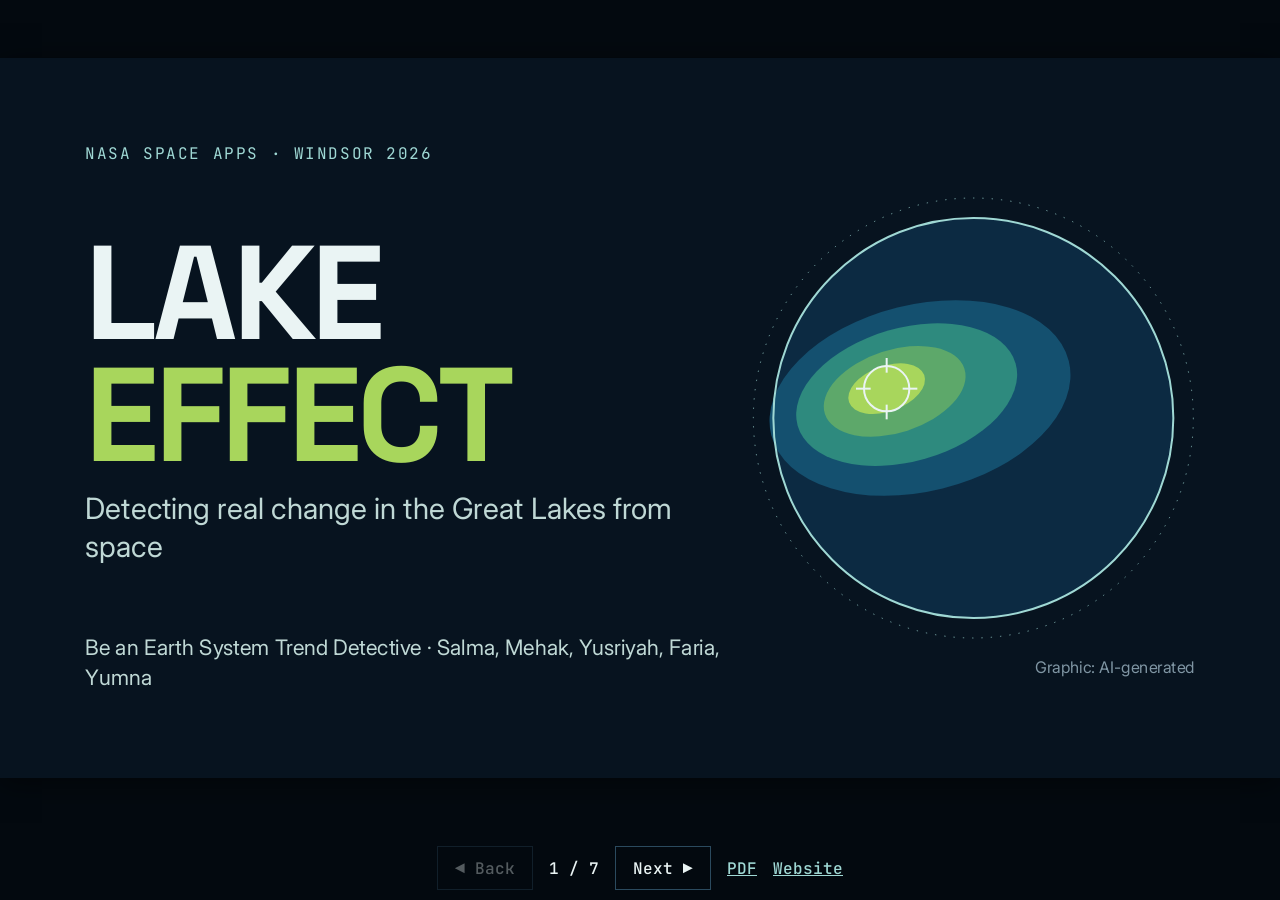
<file: web/deck/index.html>
<!doctype html>
<html lang="en">
<head>
<meta charset="utf-8">
<meta name="viewport" content="width=device-width, initial-scale=1">
<title>Lake Effect · Pitch deck</title>
<meta name="description" content="Lake Effect: 7-slide pitch deck for NASA Space Apps Challenge 2026 (Windsor), Be an Earth System Trend Detective.">
<meta name="generator" content="AI-assisted (Claude), reviewed by team Lake Effect">
<link rel="preconnect" href="https://fonts.googleapis.com">
<link rel="stylesheet" href="https://fonts.googleapis.com/css2?family=Space+Grotesk:wght@500;700&family=Inter:wght@400;600&family=JetBrains+Mono:wght@500&display=swap">
<style>
:root {
  --navy: #07131F;
  --card: #0C1E2D;
  --line: #2B4A5E;
  --ink: #EAF4F4;
  --soft: #BFD8D5;
  --teal: #9FD8D4;
  --lime: #A8D65C;
  --paper: #F3F7F5;
  --deep: #0B2A3C;
  --body-dark: #3E5463;
  --ochre: #B45309;
}

body { font-family: 'Inter', Arial, sans-serif; }

section { padding: 128px; box-sizing: border-box; display: flex; flex-direction: column; gap: 40px; counter-increment: page; }
section.dark { background: var(--navy); color: var(--ink); }
section.light { background: var(--paper); color: var(--deep); }
section.footed { padding: 128px 128px 160px; }

.kicker { font-family: 'JetBrains Mono', 'Courier New', monospace; font-size: 24px; letter-spacing: 0.14em; color: var(--teal); }
section.light .kicker { color: #0E7490; }

h1 { font-family: 'Space Grotesk', Arial, sans-serif; font-size: 200px; font-weight: 700; line-height: 0.92; letter-spacing: -0.035em; }
h2 { font-family: 'Space Grotesk', Arial, sans-serif; font-size: 72px; font-weight: 700; line-height: 1.05; letter-spacing: -0.02em; }
h3 { font-family: 'Space Grotesk', Arial, sans-serif; font-size: 44px; font-weight: 700; line-height: 1.1; }

.lead { font-size: 44px; line-height: 1.3; color: var(--soft); }
section.light .lead { color: var(--body-dark); }
.body { font-size: 32px; line-height: 1.4; color: var(--soft); }
section.light .body { color: var(--body-dark); }
.accent { color: var(--lime); }

.head { display: flex; flex-direction: column; gap: 20px; }

.cards { display: grid; grid-template-columns: repeat(3, minmax(0, 1fr)); gap: 32px; }
.cards.four { grid-template-columns: repeat(4, minmax(0, 1fr)); }
.card { padding: 40px; display: flex; flex-direction: column; gap: 16px; border-top: 6px solid var(--teal); }
section.dark .card { background: var(--card); }
section.light .card { background: #FFFFFF; border-top-color: #0E7490; }
.card .num { font-family: 'JetBrains Mono', 'Courier New', monospace; font-size: 24px; color: var(--teal); }
section.light .card .num { color: #0E7490; }
.card .text { font-size: 30px; line-height: 1.4; color: var(--soft); }
section.light .card .text { color: var(--body-dark); }
.card.todo { border-top-color: #F2B84B; }

.big { font-family: 'Space Grotesk', Arial, sans-serif; font-size: 120px; font-weight: 700; line-height: 1; letter-spacing: -0.03em; }

.source { position: absolute; left: 128px; bottom: 64px; width: 1664px; font-size: 24px; color: #7F95A3; }
section.light .source { color: #5B6B78; }

.todo-note { font-family: 'JetBrains Mono', 'Courier New', monospace; font-size: 24px; color: #F2B84B; }
section.light .todo-note { color: #B45309; }

/* arrival motion: the plain rule is the finished look */
@keyframes rise { from { opacity: 0; transform: translateY(24px); } }
.card, .stat { animation: rise 500ms ease-out both; animation-delay: calc(var(--i, 0) * 120ms); }

html, body { margin: 0; background: #03090F; color: #EAF4F4; }
section { width: 1920px; height: 1080px; position: relative; overflow: hidden; margin: 0; }
h1, h2, h3, p { margin: 0; }
.stage { position: relative; width: 100vw; height: calc(100vh - 64px); display: flex; align-items: center; justify-content: center; overflow: hidden; }
.frame { width: 1920px; height: 1080px; transform-origin: center center; flex: none; box-shadow: 0 8px 40px rgba(0,0,0,.5); }
.frame > section { display: none; }
.frame > section.on { display: flex; }
.bar { height: 64px; display: flex; align-items: center; justify-content: center; gap: 16px; font: 500 16px 'JetBrains Mono', monospace; }
.bar button { font: inherit; min-height: 44px; min-width: 96px; background: transparent; color: #EAF4F4; border: 1.5px solid #2B4A5E; cursor: pointer; }
.bar button:hover:not(:disabled) { border-color: #A8D65C; }
.bar button:disabled { opacity: .35; cursor: default; }
.bar a { color: #9FD8D4; }
@media print {
  @page { size: 1920px 1080px; margin: 0; }
  .bar { display: none; }
  .stage { display: block; width: auto; height: auto; }
  .frame { transform: none !important; box-shadow: none; width: auto; height: auto; }
  .frame > section { display: flex !important; page-break-after: always; break-after: page; }
  .card, .stat { animation: none !important; }
}
</style>
</head>
<body>
<div class="stage"><div class="frame" id="frame">
<section id="cover" class="dark" style="justify-content:space-between;">
<svg aria-label="" width="760" height="760" viewBox="0 0 760 760" style="position:absolute; left:1080px; top:160px; width:760px; height:760px;"><circle cx="380" cy="380" r="300" fill="#0C2A42"/><ellipse cx="300" cy="350" rx="230" ry="140" fill="#14506F" transform="rotate(-14 300 350)"/><ellipse cx="280" cy="345" rx="170" ry="100" fill="#2E8A7E" transform="rotate(-16 280 345)"/><ellipse cx="262" cy="340" rx="110" ry="62" fill="#5DA86A" transform="rotate(-18 262 340)"/><ellipse cx="250" cy="336" rx="60" ry="34" fill="#A8D65C" transform="rotate(-20 250 336)"/><circle cx="380" cy="380" r="300" fill="none" stroke="#9FD8D4" stroke-width="3"/><circle cx="380" cy="380" r="330" fill="none" stroke="#9FD8D4" stroke-width="1.5" stroke-dasharray="2 12" opacity="0.7"/><circle cx="250" cy="336" r="34" fill="none" stroke="#EAF4F4" stroke-width="3"/><line x1="250" y1="290" x2="250" y2="312" stroke="#EAF4F4" stroke-width="3"/><line x1="250" y1="360" x2="250" y2="382" stroke="#EAF4F4" stroke-width="3"/><line x1="204" y1="336" x2="226" y2="336" stroke="#EAF4F4" stroke-width="3"/><line x1="274" y1="336" x2="296" y2="336" stroke="#EAF4F4" stroke-width="3"/></svg>
<p style="position:absolute; left:1300px; top:900px; width:492px; font-size:24px; color:#7F95A3; text-align:right;">Graphic: AI-generated</p>
<p class="kicker">NASA SPACE APPS · WINDSOR 2026</p>
<div class="head" style="width:1000px;">
<h1>LAKE<br><span class="accent">EFFECT</span></h1>
<p class="lead">Detecting real change in the Great Lakes from space</p>
</div>
<p class="body" style="width:1000px;">Be an Earth System Trend Detective · Salma, Mehak, Yusriyah, Faria, Yumna</p>

</section>
<section id="problem" class="light footed">
<div class="head">
<p class="kicker">THE PROBLEM</p>
<h2>Algae blooms are a yearly season on Lake Erie</h2>
</div>
<div class="cards four">
<div class="card" style="--i:0;"><p class="num">01</p><h3>July to October</h3><p class="text">NOAA’s typical bloom season for Lake Erie</p></div>
<div class="card" style="--i:1;"><p class="num">02</p><h3>65 °F (18 °C)</h3><p class="text">Minimum water temperature Microcystis blooms need</p></div>
<div class="card" style="--i:2;"><p class="num">03</p><h3>Maumee River</h3><p class="text">The main source of nutrients for the blooms</p></div>
<div class="card" style="--i:3;"><p class="num">04</p><h3>Our water and health</h3><p class="text">Blooms can affect drinking water and public health in Windsor-Essex</p></div>
</div>
<p class="source">Sources: NOAA NCCOS, Lake Erie Harmful Algal Bloom FAQs · Windsor-Essex County Health Unit</p>

</section>
<section id="challenge" class="dark footed">
<div class="head">
<p class="kicker">THE CHALLENGE</p>
<h2>So many variables. Which ones are really changing?</h2>
</div>
<p class="lead" style="width:1500px; border-left:6px solid #A8D65C; padding-left:40px;">“…determine what is changing, where it is changing, how much it is changing, and if these changes are what scientists call ‘significant.’”</p>
<div class="cards four">
<div class="card" style="--i:0;"><h3>What?</h3><p class="text">Which variables changed</p></div>
<div class="card" style="--i:1;"><h3>Where?</h3><p class="text">Which part of the lake</p></div>
<div class="card" style="--i:2;"><h3>How much?</h3><p class="text">Change per decade</p></div>
<div class="card" style="--i:3; border-top-color:#A8D65C;"><h3 class="accent">Significant?</h3><p class="text">Real trend, or just noise</p></div>
</div>
<p class="source">NASA Space Apps Challenge 2026: Be an Earth System Trend Detective</p>

</section>
<section id="solution" class="light">
<div class="head">
<p class="kicker">OUR SOLUTION</p>
<h2>The Trend Scanner tests every variable and keeps only real change</h2>
</div>
<div class="cards four">
<div class="card" style="--i:0;"><p class="num">STEP 01</p><h3>Pick a lake</h3><p class="text">Any of the five Great Lakes, July to October bloom season</p></div>
<div class="card" style="--i:1;"><p class="num">STEP 02</p><h3>Scan every variable</h3><p class="text">NASA algae and NOAA water temperature from satellites</p></div>
<div class="card" style="--i:2; border-top-color:#4D7C0F;"><p class="num">STEP 03</p><h3>Test it</h3><p class="text">Mann-Kendall: is it real (p &lt; 0.05)? Sen’s slope: how much?</p></div>
<div class="card" style="--i:3;"><p class="num">STEP 04</p><h3>Rank, map, chart</h3><p class="text">Biggest real change first, shown pixel by pixel</p></div>
</div>

</section>
<section id="website" class="dark footed">
<div class="head">
<p class="kicker">THE WEBSITE</p>
<h2>One page, all five Great Lakes</h2>
</div>
<div style="display:flex; gap:56px; align-items:flex-start;">
<video src="website-tour.mp4" poster="tour-still.png" autoplay muted loop playsinline controls aria-label="Guided screen recording of the Lake Effect website with a pointer and six numbered captions: the Trend Scanner, dragging the year slider, switching on long-term trends, clicking a square for its numbers, comparing water temperature, and picking Lake Huron" style="width:1000px; height:560px; object-fit:contain; background:#0A1826; border:2px solid #2B4A5E;"></video>
<div style="display:flex; flex-direction:column; gap:32px; width:600px;">
<div class="stat" style="--i:0;"><h3>Pick a lake</h3><p class="body">Erie, Ontario, Huron, Michigan or Superior, each with its ranked list</p></div>
<div class="stat" style="--i:1;"><h3>Maps through time</h3><p class="body">Slide through the years of algae and water temperature, or switch to long-term change</p></div>
<div class="stat" style="--i:2;"><h3>Time chart</h3><p class="body">Whole lake vs its western and eastern parts</p></div>
</div>
</div>
<p class="source">Live at usalmasyeda.github.io/Lake-Effect</p>

</section>
<section id="chlorophyll" class="dark footed">
<div class="head">
<p class="kicker">FINDING 1 · ALGAE (CHLOROPHYLL-A)</p>
<h2>Algae is rising across most of Lake Erie</h2>
</div>
<div class="cards">
<div class="card stat" style="--i:0; border-top-color:#A8D65C;"><p class="num">WHOLE LAKE</p><p class="big accent">+1.55</p><p class="text">mg/m³ per decade · p &lt; 0.001 · significant</p></div>
<div class="card stat" style="--i:1; border-top-color:#A8D65C;"><p class="num">WESTERN BASIN</p><p class="big accent">+1.34</p><p class="text">mg/m³ per decade · p = 0.004 · significant</p></div>
<div class="card stat" style="--i:2; border-top-color:#A8D65C;"><p class="num">CENTRAL + EASTERN</p><p class="big accent">+1.39</p><p class="text">mg/m³ per decade · p = 0.0002 · significant</p></div>
</div>
<p class="body">1,300 of 1,593 satellite pixels show a significant increase, and none a decrease. The trend holds even without the high 2024–25 seasons.</p>
<p class="source">Data: NASA MODIS-Aqua chlorophyll-a, July to October, 2003–2025 · Trend: Mann-Kendall test and Sen’s slope</p>

</section>
<section id="temperature" class="light footed">
<div class="head">
<p class="kicker">FINDING 2 · LAKE ERIE WATER TEMPERATURE</p>
<h2>A possible warming signal, not significant yet</h2>
</div>
<div style="display:flex; gap:64px; align-items:flex-start;">
<div style="display:flex; flex-direction:column; gap:28px; width:620px;">
<div class="stat" style="--i:0;"><p class="big" style="color:#B45309;">+0.41 °C</p><p class="body">per decade, July to October, 2007 to 2025</p></div>
<div class="stat" style="--i:1;"><p class="big" style="font-size:72px;">p = 0.069</p><p class="body">Not significant: real trends need p below 0.05</p></div>
<p class="body" style="font-size:28px;">Western basin, where most blooms happen: +0.46 °C per decade, also not significant yet (p = 0.11). Year-to-year swings are bigger than the trend.</p>
</div>
<div style="display:flex; flex-direction:column; gap:12px; width:980px;">
<p class="body" style="font-size:24px;">Lake Erie surface temperature, °C, July to October average</p>
<div style="display:flex; gap:20px; align-items:flex-start;">
<div style="display:flex; flex-direction:column; justify-content:space-between; height:300px; padding-top:118px; width:80px;"><p class="body" style="font-size:24px;">22 °C</p><p class="body" style="font-size:24px;">21 °C</p><p class="body" style="font-size:24px;">20 °C</p></div>
<svg aria-label="Lake Erie July to October surface temperature 2007 to 2025, rising about 0.41 degrees per decade, not significant" width="880" height="440" viewBox="0 0 880 440" style="width:880px; height:440px;"><line x1="0" x2="880" y1="394" y2="394" stroke="#D5DEE4" stroke-width="2"/><line x1="0" x2="880" y1="265" y2="265" stroke="#D5DEE4" stroke-width="2"/><line x1="0" x2="880" y1="136" y2="136" stroke="#D5DEE4" stroke-width="2"/><polyline points="20.0,190.1 66.7,286.1 113.3,390.4 160.0,205.5 206.7,215.7 253.3,195.6 300.0,251.2 346.7,350.5 393.3,281.2 440.0,47.9 486.7,210.0 533.3,141.9 580.0,198.7 626.7,194.9 673.3,137.2 720.0,249.7 766.7,244.9 813.3,157.3 860.0,116.3" fill="none" stroke="#9FB4C0" stroke-width="3"/><circle cx="20.0" cy="190.1" r="8" fill="#0B2A3C"/><circle cx="66.7" cy="286.1" r="8" fill="#0B2A3C"/><circle cx="113.3" cy="390.4" r="8" fill="#0B2A3C"/><circle cx="160.0" cy="205.5" r="8" fill="#0B2A3C"/><circle cx="206.7" cy="215.7" r="8" fill="#0B2A3C"/><circle cx="253.3" cy="195.6" r="8" fill="#0B2A3C"/><circle cx="300.0" cy="251.2" r="8" fill="#0B2A3C"/><circle cx="346.7" cy="350.5" r="8" fill="#0B2A3C"/><circle cx="393.3" cy="281.2" r="8" fill="#0B2A3C"/><circle cx="440.0" cy="47.9" r="8" fill="#0B2A3C"/><circle cx="486.7" cy="210.0" r="8" fill="#0B2A3C"/><circle cx="533.3" cy="141.9" r="8" fill="#0B2A3C"/><circle cx="580.0" cy="198.7" r="8" fill="#0B2A3C"/><circle cx="626.7" cy="194.9" r="8" fill="#0B2A3C"/><circle cx="673.3" cy="137.2" r="8" fill="#0B2A3C"/><circle cx="720.0" cy="249.7" r="8" fill="#0B2A3C"/><circle cx="766.7" cy="244.9" r="8" fill="#0B2A3C"/><circle cx="813.3" cy="157.3" r="8" fill="#0B2A3C"/><circle cx="860.0" cy="116.3" r="8" fill="#0B2A3C"/><line x1="20" y1="252.6" x2="860" y2="158.4" stroke="#B45309" stroke-width="5" stroke-dasharray="16 10"/></svg>
</div>
<div style="display:flex; justify-content:space-between; padding-left:100px;"><p class="body" style="font-size:24px;">2007</p><p class="body" style="font-size:24px;">2016</p><p class="body" style="font-size:24px;">2025</p></div>
</div>
</div>
<p class="source">Data: NOAA GLERL GLSEA · Mann-Kendall, Sen’s slope · Built with AI help: Claude, ChatGPT, Copilot</p>

</section>
</div></div>
<nav class="bar" aria-label="Slide controls">
  <button type="button" id="prev">◀ Back</button>
  <span id="count">1 / 7</span>
  <button type="button" id="next">Next ▶</button>
  <a href="Lake-Effect-Deck.pdf">PDF</a>
  <a href="../">Website</a>
</nav>
<script>
const slides=[...document.querySelectorAll('#frame > section')]; let i=0;
const frame=document.getElementById('frame');
function fit(){ const s=Math.min(window.innerWidth/1920,(window.innerHeight-64)/1080); frame.style.transform='scale('+s+')'; }
function show(n){ i=Math.max(0,Math.min(slides.length-1,n)); slides.forEach((s,k)=>s.classList.toggle('on',k===i));
  document.getElementById('count').textContent=(i+1)+' / '+slides.length;
  document.getElementById('prev').disabled=i===0; document.getElementById('next').disabled=i===slides.length-1;
  const v=slides[i].querySelector('video'); if(v){ try{ v.currentTime=0; v.play(); }catch(e){} }
  try{ history.replaceState(null,'','#'+(i+1)); }catch(e){} }
document.getElementById('prev').onclick=()=>show(i-1); document.getElementById('next').onclick=()=>show(i+1);
document.addEventListener('keydown',e=>{ if(['ArrowRight','PageDown',' '].includes(e.key)){e.preventDefault();show(i+1);} if(['ArrowLeft','PageUp'].includes(e.key)){e.preventDefault();show(i-1);} });
let x0=null; document.addEventListener('touchstart',e=>x0=e.touches[0].clientX,{passive:true});
document.addEventListener('touchend',e=>{ if(x0===null)return; const d=e.changedTouches[0].clientX-x0; if(Math.abs(d)>50) show(i+(d<0?1:-1)); x0=null; });
window.addEventListener('resize',fit); fit(); show((parseInt(location.hash.slice(1))||1)-1);
</script>
</body>
</html>
</file>
